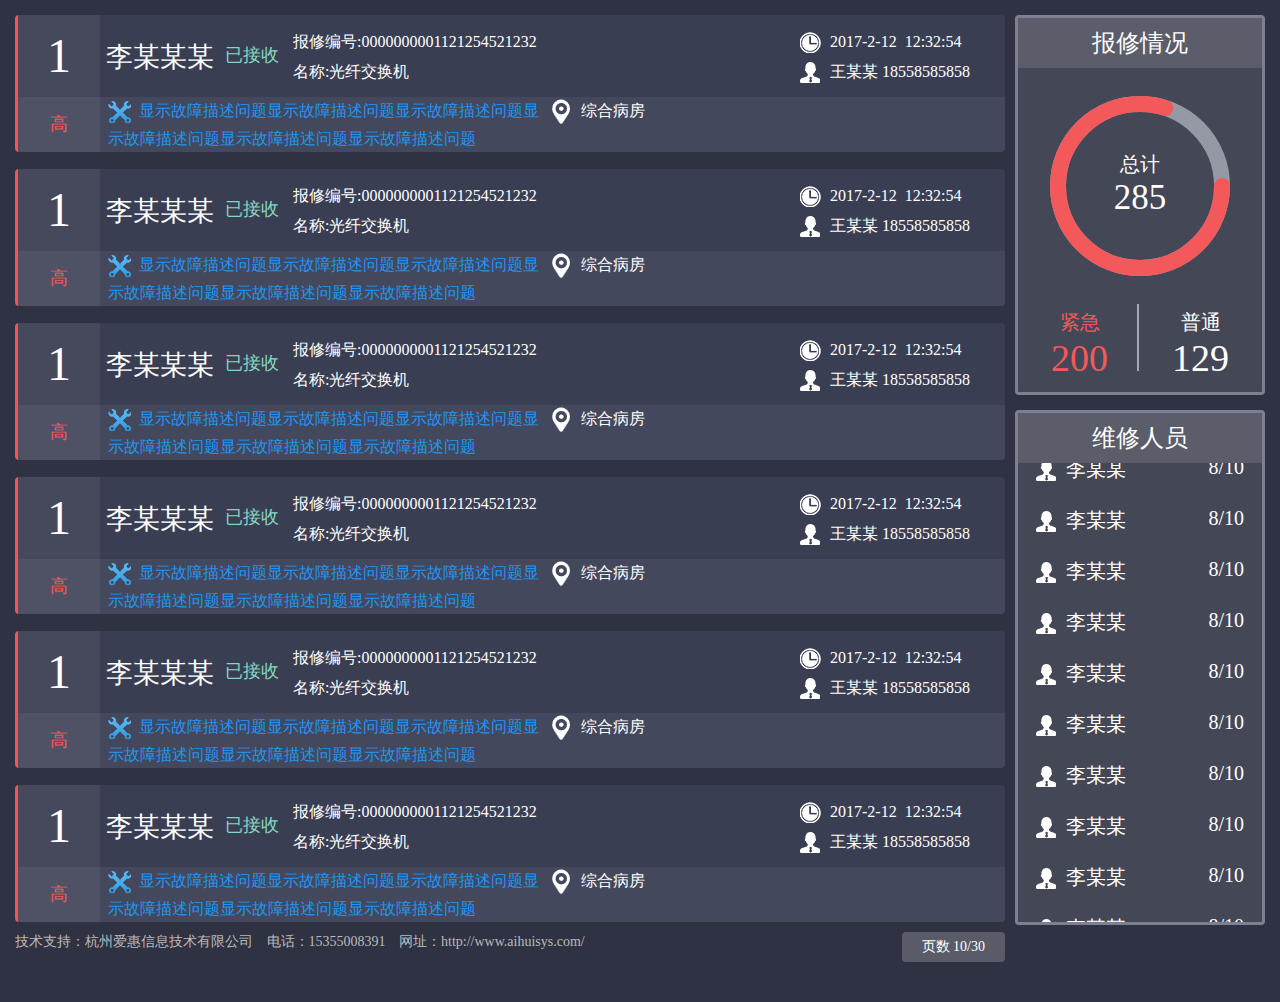
<file: index.html>
<!DOCTYPE html PUBLIC "-//W3C//DTD HTML 4.01//EN""http：//www.w3.org/TR/html4/strict.dtd">
<html xmlns="http：//www.w3.org/1999/xhtml">
	<head>
		<meta http-equiv="Content-Type" content="text/html; charset=UTF-8" />
		<meta name="viewport" content="width=device-width, initial-scale=1.0"/>
		<title>big screen</title>
		<link rel="stylesheet" href="css/bigScreen.css" />
	</head>
	<body>
		<div class="bs-box">
			<div class="bs-repairs">
				<div class="bs-reBox">
					<!--未接收-->
					<div class="bs-nReceive">
						<div class="bs-details">
							<ul></ul>
						</div>
					</div>
					<div class="bs-footer">
						<ul class="clearfix">
							<li class="fl">
								<label>技术支持：杭州爱惠信息技术有限公司</label>
								<label>电话：15355008391</label>
								<label>网址：http://www.aihuisys.com/</label>
							</li>
							<li class="fr">
								<p>页数 10/30</p>
							</li>
						</ul>
					</div>
				</div>
				<div class="bs-right">
					<div class="bs-count" >
						<p class="bs-title">报修情况</p>
						<div class="bs-enginner">
							<div class="bs-chart">
								<canvas id="canvas1"  width="180" height="180"></canvas>
								<canvas id="canvas2"  width="180" height="180"></canvas>
								<h2 class="bs-getNUm"><i>总计</i><i>285</i></h2>
							</div>
							<div class="bs-chartText">
								<label class="bs-textRe">
									<i>紧急</i>
									<i>200</i>
								</label>
								<label class="bs-textNre">
									<i>普通</i>
									<i>129</i>
								</label>
							</div>
						</div>
					</div>
					<!--工程师-->
					<div class="bs-engineer-box" >
						<p class="bs-title">维修人员</p>
						<div class="bs-enginner" id="scroll-engineer">
						<ul id="scroll-enBegin">
							<li>
								<p class="bs-person clearfix">
									<label class="fl"><i class="bs-icon bs-people"></i>李某某</label>
									<label class="fr">8/10</label>
								</p>
							</li>
							<li>
								<p class="bs-person clearfix">
									<label class="fl"><i class="bs-icon bs-people"></i>李某某</label>
									<label class="fr">8/10</label>
								</p>
							</li>
							<li>
								<p class="bs-person clearfix">
									<label class="fl"><i class="bs-icon bs-people"></i>李某某</label>
									<label class="fr">8/10</label>
								</p>
							</li>
							<li>
								<p class="bs-person clearfix">
									<label class="fl"><i class="bs-icon bs-people"></i>李某某</label>
									<label class="fr">8/10</label>
								</p>
							</li>
							<li>
								<p class="bs-person clearfix">
									<label class="fl"><i class="bs-icon bs-people"></i>李某某</label>
									<label class="fr">8/10</label>
								</p>
							</li>
							<li>
								<p class="bs-person clearfix">
									<label class="fl"><i class="bs-icon bs-people"></i>李某某</label>
									<label class="fr">8/10</label>
								</p>
							</li>
						</ul>
						<ul  id="scroll-enEnd"></ul>
					</div>
					</div>
				</div>
			</div>
		</div>
		
		<script type="text/javascript" src="js/jquery-1.8.3.min.js" ></script>		
		<script type="text/javascript" src="js/bigScreen.js" ></script>
	</body>
</html>
</file>
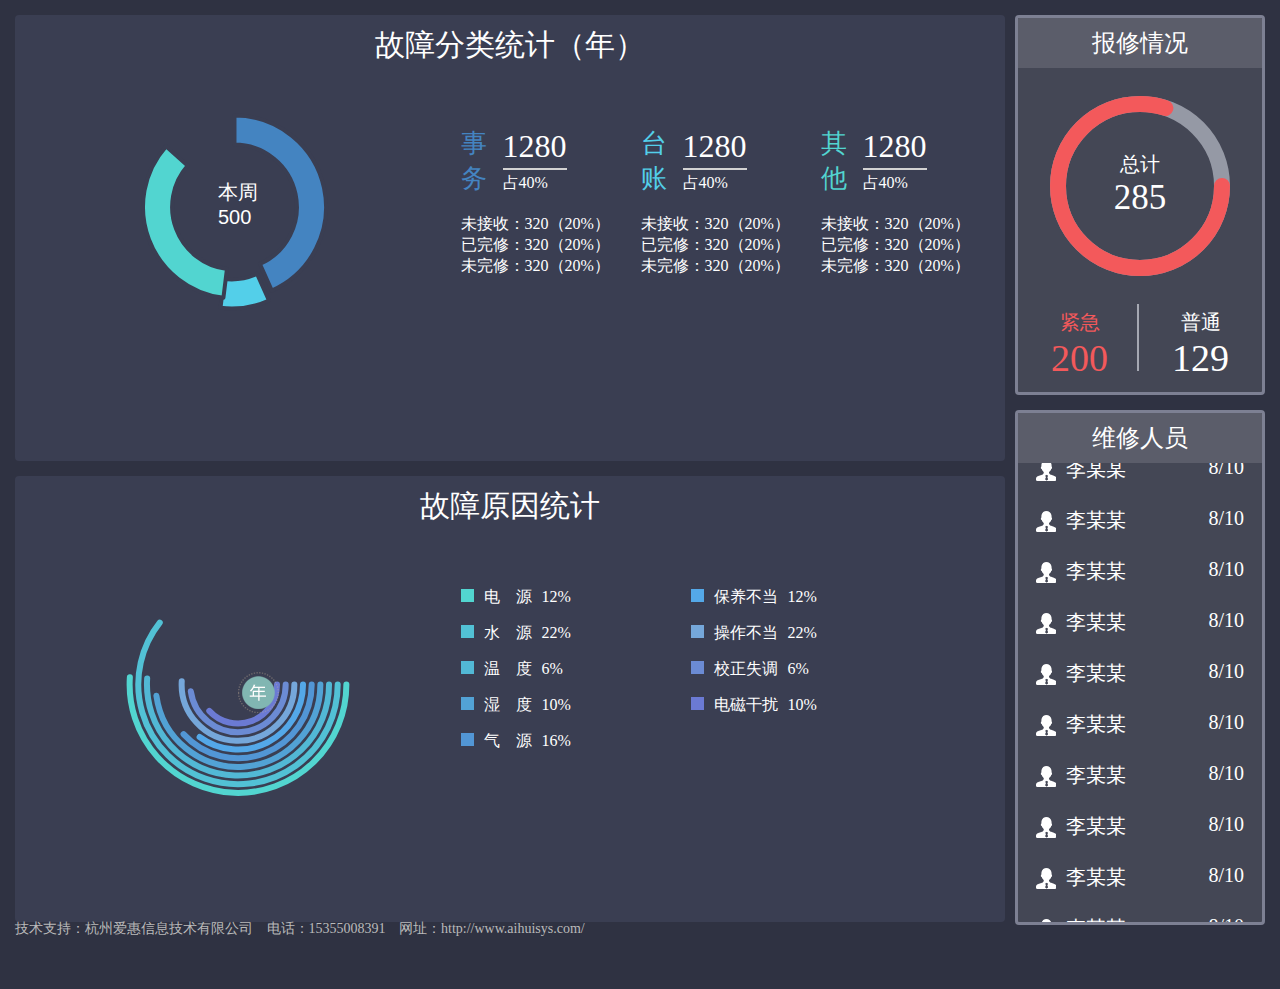
<file: classify.html>
<!DOCTYPE html PUBLIC "-//W3C//DTD HTML 4.01//EN""http：//www.w3.org/TR/html4/strict.dtd">
<html xmlns="http：//www.w3.org/1999/xhtml" lang="en">
	<head>
		<meta http-equiv="Content-Type" content="text/html; charset=UTF-8" />
		<meta name="viewport" content="width=device-width, initial-scale=1.0" />
		<title>大屏幕-故障分类</title>
		<link rel="stylesheet" href="css/bigScreen.css" />
	</head>

	<body>
		<div class="bs-box">
			<div class="bs-repairs">
				<div class="bs-reBox">
					<!--维修统计-->
					<div class="bs-maintainCount clearfix">
						<h2 class="bs-countTitle">故障分类统计（年）</h2>
						<div id="bs-break" style="width:45%;min-height:300px;" class="fl"></div>
						<div class="bs-breakDetails fr">
							<ul class="clearfix" style="display: block;">
								<li>
									<ul class="clearfix">
										<li class="break-title bs-sw">事务</li>
										<li>
											<p class="bs-hr">1280</p>
											<p>占40%</p>
										</li>
									</ul>
									<p>未接收：320（20%）</p>
									<p>已完修：320（20%）</p>
									<p>未完修：320（20%）</p>
								</li>
								<li>
									<ul class="clearfix">
										<li class="break-title bs-tz">台账</li>
										<li>
											<p class="bs-hr">1280</p>
											<p>占40%</p>
										</li>
									</ul>
									<p>未接收：320（20%）</p>
									<p>已完修：320（20%）</p>
									<p>未完修：320（20%）</p>
								</li>
								<li>
									<ul class="clearfix">
										<li class="break-title bs-qt">其他</li>
										<li>
											<p class="bs-hr">1280</p>
											<p>占40%</p>
										</li>
									</ul>
									<p>未接收：320（20%）</p>
									<p>已完修：320（20%）</p>
									<p>未完修：320（20%）</p>
								</li>
							</ul>
						</div>
					</div>

					<!--维修人员-->
					<div class="bs-maintainPerson clearfix" style="margin-bottom: 0;">
						<h2 class="bs-countTitle">故障原因统计</h2>
						<div id="bs-maincountBreak" style="width: 45%;min-height:300px;background: #3a3e52;" class="fl"></div>
						
						<div class="bs-maincountList fr">
							<ul class="clearfix">
								<li>
									<p><i class="bs-dy mr10"></i>电&emsp;源<label class="ml10">12%</label></p>
									<p><i class="bs-sy mr10"></i>水&emsp;源<label class="ml10">22%</label></p>
									<p><i class="bs-wd mr10"></i>温&emsp;度<label class="ml10">6%</label></p>
									<p><i class="bs-sd mr10"></i>湿&emsp;度<label class="ml10">10%</label></p>
									<p><i class="bs-qy mr10"></i>气&emsp;源<label class="ml10">16%</label></p>
								</li>
								<li>
									<p><i class="bs-bybd mr10"></i>保养不当<label class="ml10">12%</label></p>
									<p><i class="bs-czbd mr10"></i>操作不当<label class="ml10">22%</label></p>
									<p><i class="bs-jzst mr10"></i>校正失调<label class="ml10">6%</label></p>
									<p><i class="bs-dcgr mr10"></i>电磁干扰<label class="ml10">10%</label></p>
								</li>
							</ul>
						</div>
					</div>

					<div class="bs-footer">
						<ul class="clearfix">
							<li class="fl">
								<label>技术支持：杭州爱惠信息技术有限公司</label>
								<label>电话：15355008391</label>
								<label>网址：http://www.aihuisys.com/</label>
							</li>
						</ul>
					</div>
				</div>
				<div class="bs-right">
					<div class="bs-count">
						<p class="bs-title">报修情况</p>
						<div class="bs-enginner">
							<div class="bs-chart">
								<canvas id="canvas1" width="180" height="180"></canvas>
								<canvas id="canvas2" width="180" height="180"></canvas>
								<h2 class="bs-getNUm"><i>总计</i><i>285</i></h2>
							</div>
							<div class="bs-chartText">
								<label class="bs-textRe">
									<i>紧急</i>
									<i>200</i>
								</label>
								<label class="bs-textNre">
									<i>普通</i>
									<i>129</i>
								</label>
							</div>
						</div>
					</div>
					<!--工程师-->
					<div class="bs-engineer-box">
						<p class="bs-title">维修人员</p>
						<div class="bs-enginner" id="scroll-engineer">
							<ul id="scroll-enBegin">
								<li>
									<p class="bs-person clearfix">
										<label class="fl"><i class="bs-icon bs-people"></i>李某某</label>
										<label class="fr">8/10</label>
									</p>
								</li>
								<li>
									<p class="bs-person clearfix">
										<label class="fl"><i class="bs-icon bs-people"></i>李某某</label>
										<label class="fr">8/10</label>
									</p>
								</li>
								<li>
									<p class="bs-person clearfix">
										<label class="fl"><i class="bs-icon bs-people"></i>李某某</label>
										<label class="fr">8/10</label>
									</p>
								</li>
								<li>
									<p class="bs-person clearfix">
										<label class="fl"><i class="bs-icon bs-people"></i>李某某</label>
										<label class="fr">8/10</label>
									</p>
								</li>
								<li>
									<p class="bs-person clearfix">
										<label class="fl"><i class="bs-icon bs-people"></i>李某某</label>
										<label class="fr">8/10</label>
									</p>
								</li>
								<li>
									<p class="bs-person clearfix">
										<label class="fl"><i class="bs-icon bs-people"></i>李某某</label>
										<label class="fr">8/10</label>
									</p>
								</li>
							</ul>
							<ul id="scroll-enEnd"></ul>
						</div>
					</div>
				</div>
			</div>
		</div>
		<script type="text/javascript" src="js/jquery-1.8.3.min.js"></script>
		<script type="text/javascript" src="js/highcharts.js"></script>
		<script type="text/javascript" src="js/highcharts-more.js"></script>
		<script type="text/javascript" src="js/solid-gauge.js"></script>
		<!--除了主界面index.html,其他子页面引用都是为了右边，-->
		<script type="text/javascript" src="js/bigScreen.js"></script>
		<script type="text/javascript" src="js/countBreak.js"></script>
	</body>

</html>
</file>
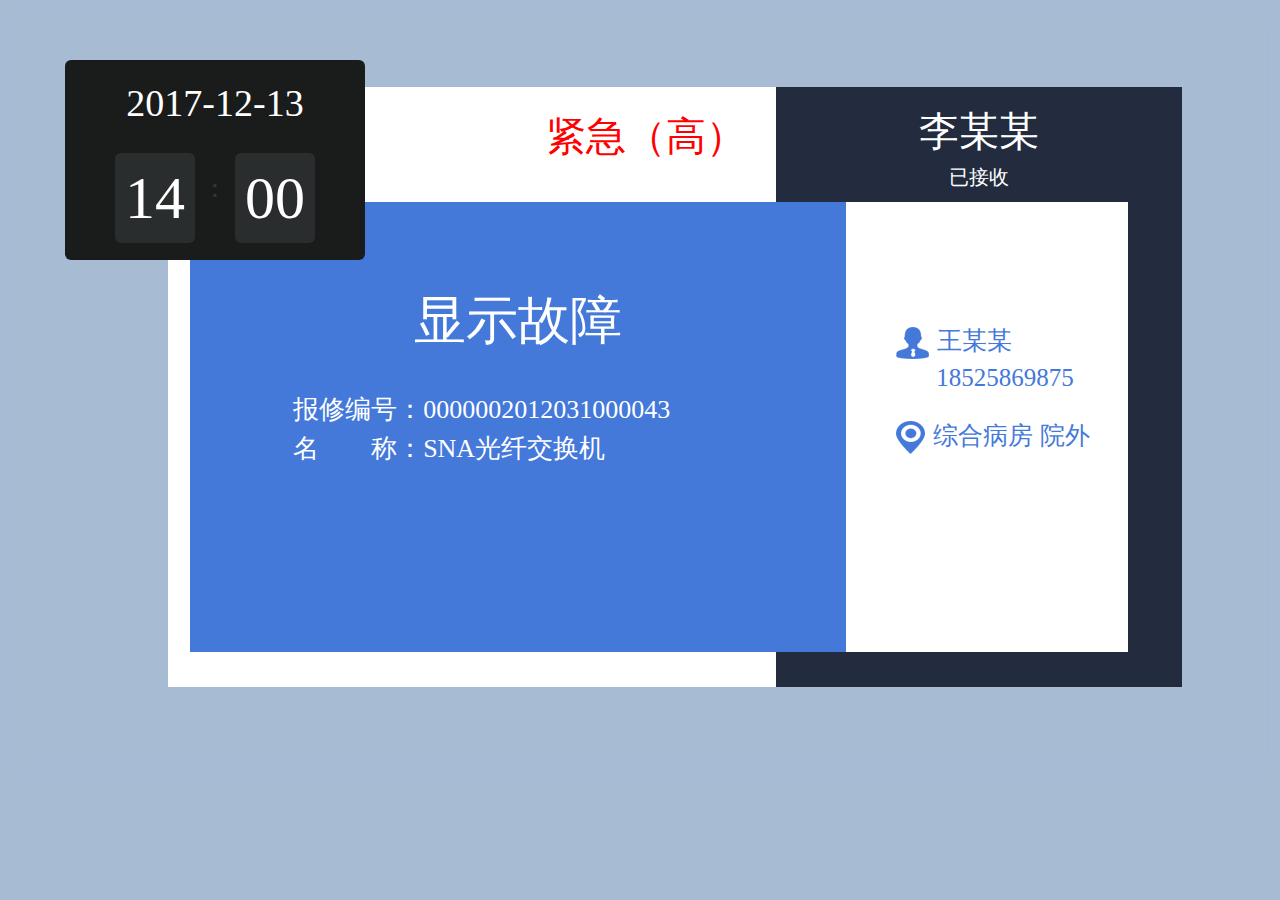
<file: details.html>
<!DOCTYPE html PUBLIC "-//W3C//DTD HTML 4.01//EN""http：//www.w3.org/TR/html4/strict.dtd">
<html xmlns="http：//www.w3.org/1999/xhtml">
	<head>
		<meta http-equiv="Content-Type" content="text/html; charset=UTF-8" />
		<meta name="viewport" content="width=device-width, initial-scale=1.0" />
		<title>大屏幕-详情</title>
		<link rel="stylesheet" href="css/bigScreen.css" />
	</head>
	<body class="bs-moreDetails">
		<div class="bs-moreContent clearfix">
			<div class="moreLeft fl">紧急（高）</div>
			<div class="moreRight fr"><h2>李某某<small>已接收</small></h2></div>
			<div class="moreShow clearfix">
				<div class="showLeft fl">
					<h2 class="bs-showBreak">显示故障</h2>
					<h2 class="bs-nameCode">
						<small>报修编号：0000002012031000043</small>
						<small>名&emsp;&emsp;称：SNA光纤交换机</small>
					</h2>
				</div>
				<div class="showRight fr">
					<div>
						<label><i class=" bs-icon showPerson"></i>王某某</label>
						<label class="bs-phoneNumber">18525869875</label>
					</div>
					<div class="mt20"><i class="showLocation bs-icon"></i>综合病房 院外</div>
				</div>
			</div>
			<div class="bs-moreTime">
				<h2>2017-12-13</h2>
				<h2 class="bs-hour"><i class="mr20">14</i><label>:</label><i class="ml20">00</i></h2>
			</div>
		</div>
	</body>
</html>
</file>
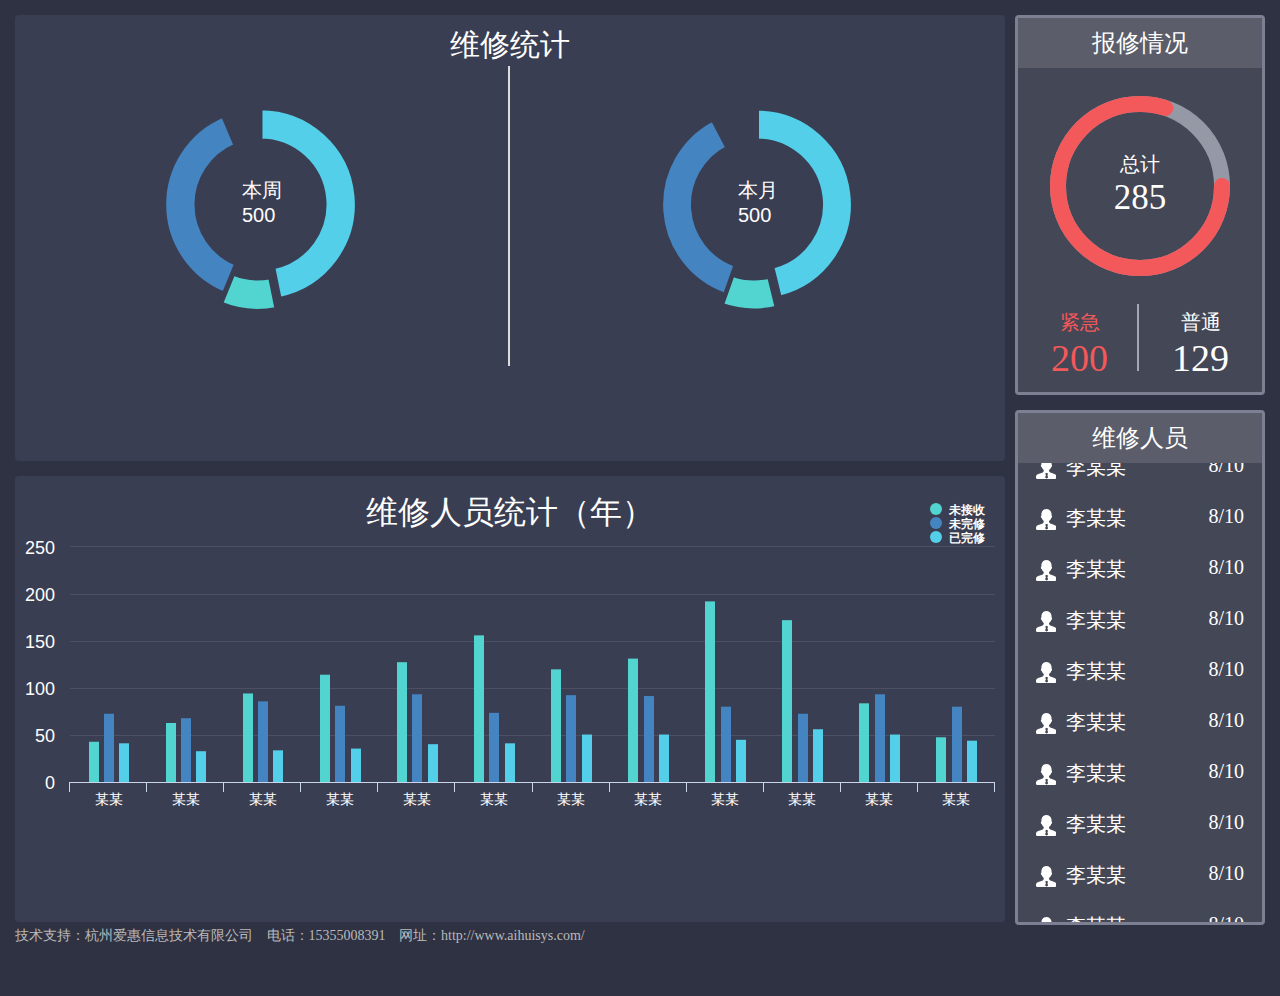
<file: repairCount.html>
<!DOCTYPE html PUBLIC "-//W3C//DTD HTML 4.01//EN""http：//www.w3.org/TR/html4/strict.dtd">
<html xmlns="http：//www.w3.org/1999/xhtml" >
	<head>
		<meta http-equiv="Content-Type" content="text/html; charset=UTF-8" />
		<meta name="viewport" content="width=device-width, initial-scale=1.0" />
		<title>大屏幕-维修统计</title>
		<link rel="stylesheet" href="css/bigScreen.css" />
	</head>
	<body>
		<div class="bs-box">
			<div class="bs-repairs">
				<div class="bs-reBox">
					<!--维修统计-->
					<div class="bs-maintainCount clearfix">
						<h2 class="bs-countTitle">维修统计</h2>
						<div id="bs-week" style="width: 50%;min-height:300px;border-right:2px solid #DCDCDC" class="fl"></div>
						<div id="bs-month" style="width: 50%;min-height:300px;" class="fr"></div>
					</div>

					<!--维修人员-->
					<div class="bs-maintainPerson">
						<div id="maintainPerson" style="width: 100%;min-height:335px;background: #3a3e52;"></div>
					</div>

					<div class="bs-footer">
						<ul class="clearfix">
							<li class="fl">
								<label>技术支持：杭州爱惠信息技术有限公司</label>
								<label>电话：15355008391</label>
								<label>网址：http://www.aihuisys.com/</label>
							</li>
						</ul>
					</div>
				</div>
				<div class="bs-right">
					<div class="bs-count">
						<p class="bs-title">报修情况</p>
						<div class="bs-enginner">
							<div class="bs-chart">
								<canvas id="canvas1" width="180" height="180"></canvas>
								<canvas id="canvas2" width="180" height="180"></canvas>
								<h2 class="bs-getNUm"><i>总计</i><i>285</i></h2>
							</div>
							<div class="bs-chartText">
								<label class="bs-textRe">
									<i>紧急</i>
									<i>200</i>
								</label>
								<label class="bs-textNre">
									<i>普通</i>
									<i>129</i>
								</label>
							</div>
						</div>
					</div>
					<!--工程师-->
					<div class="bs-engineer-box">
						<p class="bs-title">维修人员</p>
						<div class="bs-enginner" id="scroll-engineer">
							<ul id="scroll-enBegin">
								<li>
									<p class="bs-person clearfix">
										<label class="fl"><i class="bs-icon bs-people"></i>李某某</label>
										<label class="fr">8/10</label>
									</p>
								</li>
								<li>
									<p class="bs-person clearfix">
										<label class="fl"><i class="bs-icon bs-people"></i>李某某</label>
										<label class="fr">8/10</label>
									</p>
								</li>
								<li>
									<p class="bs-person clearfix">
										<label class="fl"><i class="bs-icon bs-people"></i>李某某</label>
										<label class="fr">8/10</label>
									</p>
								</li>
								<li>
									<p class="bs-person clearfix">
										<label class="fl"><i class="bs-icon bs-people"></i>李某某</label>
										<label class="fr">8/10</label>
									</p>
								</li>
								<li>
									<p class="bs-person clearfix">
										<label class="fl"><i class="bs-icon bs-people"></i>李某某</label>
										<label class="fr">8/10</label>
									</p>
								</li>
								<li>
									<p class="bs-person clearfix">
										<label class="fl"><i class="bs-icon bs-people"></i>李某某</label>
										<label class="fr">8/10</label>
									</p>
								</li>
							</ul>
							<ul id="scroll-enEnd"></ul>
						</div>
					</div>
				</div>
			</div>
		</div>
		<script type="text/javascript" src="js/jquery-1.8.3.min.js" ></script>
		<script type="text/javascript" src="js/highcharts.js"></script>
		<script type="text/javascript" src="js/bigScreen.js"></script>
		<script type="text/javascript" src="js/countRepair.js"></script>
	</body>

</html>
</file>
<file: css/bigScreen.css>
@charset "utf-8";
html,
body,
form,
th,
td,
h1,
h2,
h3,
h4,
h5,
h6,
hr,
p,
dl,
dt,
dd,
ul,
ol,
li,
i,
div{
	margin: 0;
	padding: 0;
	-webkit-box-sizing: border-box;
	-moz-box-sizing: border-box;
	box-sizing: border-box;
}

h1,
h2,
h3,
h4,
h5,
h6 {
	font-size: 100%;
	font-weight: 400;
}

ul,
ol {
	list-style: none;
}

a {
	cursor: pointer;
	text-decoration: none;
}
small{
	font-size: 50%;
	display: block;
}
a:hover {
	text-decoration: underline;
}

i,
em {
	font-style: normal;
}
.ml10{
	margin-left: 10px;
}
.mr10{
	margin-right:10px;
}
.ml20{
	margin-left: 20px;
}
.mr20{
	margin-right:20px;
}
.mt20{
	margin-top:20px
}
body {
	background: #2f3242;
	padding:15px 15px 0 15px;
	font-size:16px;
	font-family:"思源黑体 CN","黑体","微软雅黑";
	color:#fff;
	min-width: 1024px;
}
.bs-icon {
 	display: inline-block;
    background:url(../img/icon.png) no-repeat;
    vertical-align: middle;
    margin-right:8px;
}
.bs-people{
	background-position: -35px -37px;
	width:22px;
	height:22px
}
.bs-time{
	width:22px;
	height:22px;
	background-position: -34px -6px;
}
.bs-location{
	background-position: -5px -5px;
	width:21px;
	height:26px;
}
.bs-break{
	width:23px;
	height:22px;
	background-position: -5px -40px;
}
.showPerson{
	width:33px;
	height:32px;
	background-position: -12px -73px;
}
.showLocation{
	width:29px;
	height: 33px;
	background-position: -14px -117px;
}
.bs-dy,
.bs-sy,.bs-wd,.bs-sd,.bs-qy,
.bs-bybd,.bs-czbd,.bs-jzst,.bs-dcgr{
	display: inline-block;
	width:13px;
	height:13px;
}
.bs-dy{
	background-color:#52D5D0;
}

.bs-sy{
	background-color:#52C1D5;
}
.bs-wd{
	background-color:#52B8D5;
}
.bs-sd{
	background-color:#52A2D5;
}
.bs-qy{
	background-color:#5296D5;
}
.bs-bybd{
	background-color:#54A8E8;
}

.bs-czbd{
	background-color:#75A7DA;
}

.bs-jzst{
	background-color:#6B8BD4;
}

.bs-dcgr{
	background-color:#6B7AD4;
}

.clearfix:after {
	content: ".";
	display: block;
	height: 0;
	clear: both;
	visibility: hidden;
}

.clearfix {
	display: inline-block;
}

.ellipsis {
	overflow: hidden;
	white-space: nowrap;
	-o-text-overflow: ellipsis;
	text-overflow: ellipsis;
}
.fl{
	float:left;
}
.fr{
	float:right;
}

.bs-repairs{
	padding-right:260px;
	position:relative;
}
.bs-right{
	width:250px;
	position: absolute;
	right:0;
	top:0;
	overflow: hidden;	
	padding-bottom: 20px;
}
.bs-count{
	height:380px;
	margin-bottom:15px;
}
.bs-engineer-box{
	height:515px;
}
.bs-engineer-box,
.bs-count{
	background-color: #444755;
	border:3px solid #7d8093;
	-webkit-border-radius: 4px;
	-moz-border-radius: 4px;
	border-radius: 4px;
	overflow: hidden;
}
.bs-enginner{
	padding:18px 18px 0 18px;
}
.bs-engineer-box .bs-enginner{
	max-height: 462px;
	overflow: hidden;
}
.bs-chart{
	margin:0 0 18px 4px;
	width:200px;
	height:200px;
	position: relative;
}

canvas{
	display: block;
	margin: 0;
	position: absolute;
	left: 10px;
	top: 10px;
}
#canvas1{z-index: 1 }
#canvas2{
	z-index: 2; 
	background: transparent;
}
.bs-getNUm{
	position: absolute;
	width:80px;
	height:70px;
	top:50%;
	left:50%;
	margin-top:-35px;
	margin-left: -40px;
	text-align: center;
	font-weight: 500;
}
.bs-getNUm i{
	display: block;
	font-size:20px;
}
.bs-getNUm i:last-child{
	font-size:35px;
}
.bs-chartText{
	text-align: center;
	font-weight: 500;
}
.bs-chartText label{
	width:65px;
	height:67px;
	text-align: center;
	display: inline-block;
	line-height: 36px;
	color:#fff;
}
.bs-chartText .bs-textRe{
	color:#f3595b;
	border-right:2px solid #A5A8B2;
	padding-right:25px;
}

.bs-chartText .bs-textNre{
	padding-left:25px;
}
.bs-chartText label i{
	display: block;
	font-size:20px;
}
.bs-chartText label i:last-child{
	font-size:38px;
}
.bs-enginner .bs-title{
	height:30px;
	line-height: 30px;
	
}
.bs-enginner .bs-title-span{
	font-size:15px;
	padding-left: 0;
}
.bs-nReceive .bs-title{
	height:40px;
	line-height: 40px;
	font-weight: 500;
	width:100%;
	-webkit-border-radius: 4px 4px 0 0;
	-moz-border-radius: 4px 4px 0 0;
	border-radius: 4px 4px 0 0;
}
.bs-nReceive .bs-title{
	background-color: #2684d3;
}
.bs-title-span{
	font-size:20px;
	font-weight: 500;
	padding-left:33px;
}
.bs-listCount{
	font-size:22px;
	padding-right:22px;
}
.bs-details ul{
	width: 100%;
	overflow: hidden;
}
.bs-details ul li{
	height:137px;
	width: 100%;
	border-left:3px solid #f65353;
	margin-bottom:17px;
	background:#3a3e52; 
	-webkit-border-radius: 4px;
	-moz-border-radius: 4px;
	border-radius: 4px;
	-webkit-animation:fadeInRight 1s ease;
	-moz-animation:fadeInRight 1s ease;
	-o-animation: fadeInRight 1s ease;
	animation: fadeInRight 1s ease;
}
.bs-details li dl{
	float:left;
	height:82px;
}
.bs-mainList{
	height: 82px;
	width: 100%;
	position: relative;
	padding-left:275px;
	padding-right:215px;
}
.bs-detailsLeft{
	width:270px;
	height: 82px;
	display: inline;
	position: absolute;
	left:0;
	top:0
}
.bs-detailsLeft dt{
	float:left;
}
.bs-detailsLeft .bs-num{
	width:82px;
	line-height: 82px;
	text-align: center;
	font-size:48px;
	background-color:#46495c
}
.bs-listMore{
	padding-top:12px;
	width:100%;
}
.bs-listMore dt{
	height:30px;
	line-height: 30px;
	overflow: hidden;
	white-space: nowrap;
	-o-text-overflow: ellipsis;
	text-overflow: ellipsis;
}
.bs-listMore.bs-timePerson{
	width:225px;
	position: absolute;
	right:0;
	padding-left:20px;
}
.bs-level{
	height:55px;
	overflow: hidden;
	background: #44485c;
	-webkit-border-radius: 0 0 4px 4px;
	-moz-border-radius: 0 0 4px 4px;
	border-radius: 0 0 4px 4px;
	position: relative;
	padding-left: 90px;
	
}
.bs-level .bs-listLocal{
	width: 49%;
	height: 55px;
	line-height: 28px;
	padding-right:0.5%;
	display: inline-block;
	vertical-align: middle;
	-o-text-overflow: ellipsis;
	text-overflow: ellipsis;
}
.bs-breakContent{
	color:#2196f3
}
.bs-level .bs-high{
	width:82px;
	font-size:18px;
	color:#F3595B;
	background:#4f5265 ;
	text-align: center;
	display: inline-block;	
	position: absolute;
	left:0;
	line-height: 55px;
}
.bs-detailsLeft .bs-people{
	font-size:27px;
	width: 115px;
	overflow: hidden;
	margin-right:10px;
	text-align: center;
	height: 34px;
	line-height: 34px;
	margin-top:25px;
}
.bs-people label{
	margin-left:5px;
}
.bs-status,
.bs-nostatus{
	font-size:18px;
	color:#83D7C0;
	margin-top:28px;
}
.bs-nostatus{
	color:#ffc675;
}
.bs-detailsLeft .bs-people
.bs-details ul li:nth-child(6n){}
.bs-details ul li:nth-child(6n+1){ animation-delay:0.1s;}
.bs-details ul li:nth-child(6n+2){ animation-delay:0.2s;}
.bs-details ul li:nth-child(6n+3){ animation-delay:0.3s;}
.bs-details ul li:nth-child(6n+4){ animation-delay:0.4s;}
.bs-details ul li:nth-child(6n+5){ animation-delay:0.5s;}

.bs-details-li{
	position: relative;
}

.bs-right .bs-title{
	background: #5b5d6a;
	font-weight: normal;
	height:50px;
	line-height:50px;
	text-align: center;
	font-size: 24px;
}
.bs-content dl dt{
	line-height: 24px;
	overflow: hidden;
	white-space: nowrap;
	-o-text-overflow: ellipsis;
	text-overflow: ellipsis;
}
.bs-enginner .bs-content dl dt{
    line-height: 25px;
    padding-top: 5px;
}
.bs-enginner li{
	height:31px;
	margin-bottom: 20px;
}
.bs-person{
	font-size:20px;
	width: 100%;
}
	
.bs-content .bs-h1{
	font-size:20px;
	font-weight: 500;
	padding-top:20px;
}

/*维修*/
.bs-maintainCount,
.bs-maintainPerson{
	width:100%;
	background:#3a3e52;
	overflow:hidden;
	max-height:510px;
	min-height:446px;
	-webkit-border-radius: 4px;
	-moz-border-radius: 4px;
	border-radius: 4px;
	margin-bottom: 11px;
	padding-top: 10px;
}

.bs-countTitle{
	text-align: center;
	font-size:30px;
}
.bs-breakDetails,
.bs-maincountList{
	position: relative;
	width: 55%;
	height: 300px;
	
}
.bs-breakDetails ul li,
.bs-maincountList ul li{
	float: left;
}
.bs-maincountList ul li p{
	margin-bottom: 15px;
}
.bs-breakDetails >ul>li,
.bs-maincountList ul li{
	height: 180px;
	position: absolute;
	top:50%;
	margin-top:-90px;
}
.bs-breakDetails >ul>li:nth-child(2){
	left:180px;
}
.bs-maincountList ul li:nth-child(2){
	left:230px
}
.bs-breakDetails >ul>li:nth-child(3){
	left:360px
}
.break-title{
	width:42px;
	font-size: 26px;
}
.bs-hr{
	border-bottom: 2px solid #D2D2D2;
	font-size:32px;
	margin-bottom: 3px;
	line-height: 1.3;
}
.bs-sw{
	color:#4484C1
}
.bs-tz{
	color:#53CFE9
}
.bs-qt{
	color:#52D5D0
}
.bs-footer{
	width: 100%;
	height:40px;
	line-height: 40px;
	margin-top:-17px;
	color:#bababa;
	font-size: 14px;
}
.bs-footer ul{
	width: 100%;
}
.bs-footer label{
	margin-right:10px;
}
.bs-footer p{
	height: 30px;
	margin-top:10px;
	background:#595b68;
	-webkit-border-radius: 4px;
	-moz-border-radius: 4px;
	border-radius: 4px;
	padding:0 20px;
	line-height: 30px;
	color:#fff;
}

.bs-moreDetails{
	background: #a7bbd3;
}
.bs-moreContent{
	padding:72px 83px 74px 153px;
	-webkit-box-shadow: 2px 2px 10px  #a7bbd3;
	-moz-box-shadow:  2px 2px 10px  #a7bbd3;
	box-shadow:  2px 2px 10px  #a7bbd3;
	min-height: 200px;
	width: 100%;
	line-height: 1.5;
	position: relative;
}
.moreLeft{
	background: #fff;
	text-align: right;
	padding-right:30px;
	color:red;
	font-size:40px;
	width: 60%;
	height: 600px;
	padding-top:20px
}
.moreRight{
	background: #222C3E;
	text-align: center;
	color:white;
	font-size:40px;
	width: 40%;
	height: 600px;
	padding-top:15px
}

.moreShow{
	position: absolute;
	width:75%;
	top:25%;
	left: 14%;
}
.showLeft{
	width: 70%;
	background: #4479DA;
	height: 450px;
	text-align: center;
	overflow: hidden;
}
.bs-showBreak{
	max-height: 236px;
	overflow: hidden;
}
.showRight{
	width: 30%;
	background: #fff;
	height: 450px;
	color:#4479DA;
	font-size:25px;
	padding:120px 10px 10px 50px;
	overflow: hidden;
}
.bs-phoneNumber{
	text-indent:40px ;
}
.showRight label{
	display: block;
}
.bs-moreTime{
	-webkit-border-radius: 6px;
	-moz-border-radius: 6px;
	border-radius: 6px;
	background:#1A1C1C;
	padding:15px 10px 0 10px;
	width:300px;
	height:200px;
	position: absolute;
	left:50px;
	top:45px;
	text-align: center;
	font-size: 38px;
}
.bs-hour{
	font-size: 60px;
	margin-top:15px;
	position: relative;
}
.bs-hour label{
	font-size:28px;
	color:#36393A;
	position: absolute;
	left: 130px;
	width: 20px;
	display: inline-block;
	top:20px
}
.bs-hour i{
	width: 80px;
	display: inline-block;
	height: 90px;
	line-height: 90px;
	background: #2A2D2E;
	-webkit-border-radius: 6px;
	-moz-border-radius: 6px;
	border-radius: 6px;
	vertical-align: middle;
	font-family: "黑体";
}
.showLeft h2{
	font-size:52px;
	color:white;
	line-height: 1.5;
	padding:80px 0 0 0;
}
.showLeft .bs-nameCode{
	width:450px;
	text-align: left;
	margin:0 auto;
	line-height: 1.5;
	padding-top:30px
}
@keyframes fadeInRight {
	0% {
		opacity: 0;
		transform: translate3d(100%, 0px, 0px);
	}
	100% {
		opacity: 1;
		transform: none;
	}
	}
	@-webkit-keyframes fadeInRight {
	0% {
		opacity: 0;
		transform: translate3d(100%, 0px, 0px);
	}
	100% {
		opacity: 1;
		transform: none;
	}
}
@media screen and (min-width:1200px) and (max-width: 1280px) {
	.bs-details ul li{
		max-width: none;
		margin-right:1%;
	}
}
@media screen and (min-height:768px) and (max-height:800px) {
	.bs-engineer-box .bs-enginner{
		max-height:240px;
	}
	.bs-maintainCount,
	.bs-maintainPerson{
		min-height: 335px;
	}
	.bs-engineer-box{
		height: 334px;
	}
}

@media screen and (min-width:768px) and (max-width:1024px){
	.bs-breakDetails{
		font-size:13px;
	}
	.bs-hr{
		font-size:28px;
	}
	.break-title{
		width: 38px;
		font-size: 24px;
	}
	.bs-breakDetails > ul > li{
		height:140px;
		margin-top:-70px;
	}
	.bs-breakDetails > ul > li:nth-child(2){
		left:135px;
	}
	.bs-breakDetails > ul > li:nth-child(3){
		left:270px;
	}
	.showRight{
		padding-left:20px
	}
	.bs-moreContent{
		padding: 72px 73px 74px 123px;
	}
}
@media screen and (min-width:1290px){
	.bs-breakDetails,
	.bs-maincountList{
		font-size:20px;
	}
	.bs-hr{
		font-size:40px;
	}
	.break-title{
		width: 58px;
		font-size: 32px;
	}
	.bs-breakDetails > ul > li,
	.bs-maincountList > ul > li{
		height:240px;
		margin-top:-100px;
	}
	.bs-breakDetails > ul > li:nth-child(2){
		left:275px;
	}
	.bs-maincountList > ul > li:nth-child(2){
		left:375px;
	}
	.bs-breakDetails > ul > li:nth-child(3){
		left:530px;
	}
	.moreLeft,.moreRight{
		height:800px
	}
	.moreShow{
		top:23%;
		left:13%;
	}
	.showLeft,.showRight{
		height:600px
	}
	.showRight{
		font-size:28px
	}
	.bs-moreTime{
		width:380px;
		height:250px;
		font-size:50px
	}
	.bs-hour{
		font-size:70px
	}
	.bs-hour label{
		font-size:32px;
		left:170px;
		top:36px
	}
	.bs-hour i{
		width:100px;
		height:112px;
		line-height: 112px;
	}
	.bs-showBreak{
		max-height: 334px;
		overflow: hidden;
	}
	.showLeft h2{
		padding-top:100px;
	}
	.showLeft .bs-nameCode{
		line-height: 2;
		padding-top:50px;
	}
}
</file>
